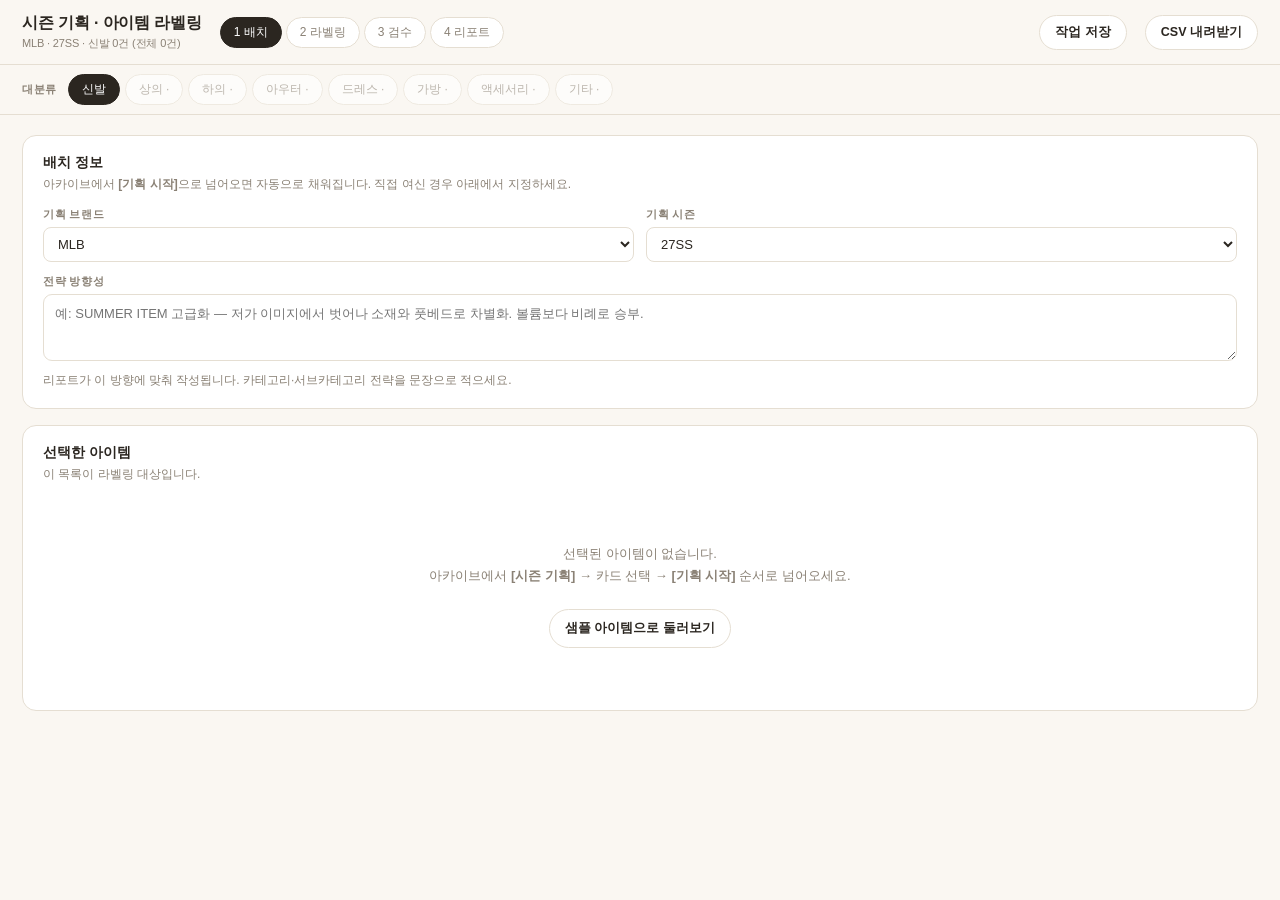
<file: planning.html>
<!DOCTYPE html><html lang="ko"><head><meta charset="utf-8">
<meta name="viewport" content="width=device-width,initial-scale=1">
<title>시즌 기획 · 아이템 라벨링</title>
<style>
:root{--bg:#faf7f2;--card:#fff;--line:#e5ded2;--ink:#2b2620;--sub:#8a8175;
 --accent:#b6483f;--gold:#a8894f;--ok:#4f7a52;--warn:#b8860b}
*{box-sizing:border-box}
body{margin:0;background:var(--bg);color:var(--ink);font-size:14px;
 font-family:-apple-system,BlinkMacSystemFont,'Apple SD Gothic Neo','Malgun Gothic','맑은 고딕',sans-serif}
header{position:sticky;top:0;z-index:20;background:rgba(250,247,242,.97);backdrop-filter:blur(8px);
 border-bottom:1px solid var(--line);padding:13px 22px;display:flex;align-items:center;gap:18px;flex-wrap:wrap}
h1{margin:0;font-size:16px;letter-spacing:-.01em}
h1 small{display:block;font-size:11px;color:var(--sub);font-weight:400;margin-top:2px}
.steps{display:flex;gap:4px}
.step{font-size:12px;padding:6px 13px;border-radius:999px;border:1px solid var(--line);
 background:#fff;color:var(--sub);cursor:pointer}
.step.on{background:var(--ink);color:#fff;border-color:var(--ink)}
.step.done{border-color:var(--ok);color:var(--ok)}
.spacer{flex:1}
.btn{font:inherit;font-size:12.5px;font-weight:600;padding:8px 15px;border-radius:999px;
 border:1px solid var(--line);background:#fff;cursor:pointer;color:var(--ink)}
.btn:hover{background:#f5f1ea}
.btn.primary{background:var(--accent);color:#fff;border-color:var(--accent)}
.btn.primary:hover{filter:brightness(.94)}
.btn:disabled{opacity:.4;cursor:not-allowed}
.btn:focus-visible{outline:2px solid var(--accent);outline-offset:2px}
main{padding:20px 22px 60px;max-width:1500px}
section{display:none}section.on{display:block}
.panel{background:var(--card);border:1px solid var(--line);border-radius:14px;padding:18px 20px;margin-bottom:16px}
.panel h2{margin:0 0 3px;font-size:14px}
.panel p.hint{margin:0 0 14px;font-size:12px;color:var(--sub);line-height:1.6}
.row{display:flex;gap:12px;flex-wrap:wrap}
.f{flex:1;min-width:170px}
.f label{display:block;font-size:10.5px;font-weight:700;letter-spacing:.05em;
 text-transform:uppercase;color:var(--sub);margin-bottom:5px}
.f select,.f input{width:100%;font:inherit;font-size:13px;padding:8px 10px;
 border:1px solid var(--line);border-radius:8px;background:#fff;color:var(--ink)}
.grid{display:grid;grid-template-columns:repeat(auto-fill,minmax(178px,1fr));gap:12px}
.it{background:#fff;border:1px solid var(--line);border-radius:12px;overflow:hidden;position:relative}
.it .ph{aspect-ratio:1;background:#f2ece3;display:flex;align-items:center;justify-content:center}
.it .ph img{width:100%;height:100%;object-fit:contain}
.it .mt{padding:9px 11px 11px}
.it .b{font-size:10px;color:var(--sub);letter-spacing:.03em}
.it .n{font-size:12px;font-weight:600;margin:3px 0 5px;line-height:1.3}
.badge{position:absolute;top:8px;right:8px;font-size:9.5px;padding:3px 8px;border-radius:999px;
 background:rgba(255,255,255,.95);border:1px solid var(--line);color:var(--sub)}
.badge.ok{background:#eaf3ea;border-color:#c9e0cb;color:var(--ok);font-weight:700}
.badge.rev{background:#fdf6e3;border-color:#eadfc0;color:var(--warn);font-weight:700}
.badge.err{background:#fbeae8;border-color:#eecac5;color:var(--accent);font-weight:700}
.bar{height:5px;border-radius:999px;background:#ece5d7;overflow:hidden;margin:10px 0}
.bar i{display:block;height:100%;background:var(--accent);border-radius:999px;transition:width .2s}
.log{font-family:ui-monospace,Menlo,monospace;font-size:11px;line-height:1.7;color:var(--sub);
 background:#faf7f2;border:1px solid var(--line);border-radius:9px;padding:10px 12px;
 max-height:190px;overflow:auto;white-space:pre-wrap}
table.rv{width:100%;border-collapse:collapse;font-size:12px}
table.rv th{text-align:left;font-size:10px;letter-spacing:.05em;text-transform:uppercase;
 color:var(--sub);padding:7px 8px;border-bottom:1px solid var(--line)}
table.rv td{padding:8px;border-bottom:1px solid #f1ece4;vertical-align:top}
table.rv img{width:52px;height:52px;object-fit:contain;background:#f2ece3;border-radius:6px}
table.rv select{font:inherit;font-size:11.5px;padding:4px 6px;border:1px solid var(--line);
 border-radius:6px;background:#fff;max-width:150px}
.axes{display:grid;grid-template-columns:repeat(auto-fill,minmax(148px,1fr));gap:6px}
.axes .ax{font-size:10.5px}
.axes .ax label{display:block;color:var(--sub);margin-bottom:2px;font-size:9.5px}
.axes .ax select{width:100%;font-size:10.5px;padding:3px 5px}
.dist{display:grid;grid-template-columns:repeat(auto-fill,minmax(230px,1fr));gap:14px}
.dist .box{border:1px solid var(--line);border-radius:11px;padding:13px 15px;background:#fff}
.dist h4{margin:0 0 9px;font-size:12px}
.dist .r{display:flex;align-items:center;gap:8px;font-size:11.5px;margin-bottom:5px}
.dist .r span:first-child{min-width:112px;color:var(--sub)}
.dist .r .b2{flex:1;height:5px;background:#ece5d7;border-radius:999px;overflow:hidden}
.dist .r .b2 i{display:block;height:100%;background:var(--gold);border-radius:999px}
.dist .r b{min-width:28px;text-align:right}
.empty{text-align:center;padding:44px 20px;color:var(--sub);font-size:13px;line-height:1.7}
.note{font-size:11.5px;color:var(--warn);background:#fdf9ee;border:1px solid #eadfc0;
 border-radius:8px;padding:9px 11px;margin-top:10px;line-height:1.6}
@media(prefers-reduced-motion:reduce){*{transition:none!important}}
</style></head><body>
<header>
  <h1>시즌 기획 · 아이템 라벨링<small id="hsub">아카이브에서 고른 아이템을 분석합니다</small></h1>
  <div class="steps" id="steps">
    <span class="step on" data-s="0">1 배치</span>
    <span class="step" data-s="1">2 라벨링</span>
    <span class="step" data-s="2">3 검수</span>
    <span class="step" data-s="3">4 리포트</span>
  </div>
  <span class="spacer"></span>
  <button class="btn" id="btnSave">작업 저장</button>
  <button class="btn" id="btnExp">CSV 내려받기</button>
</header>
<div id="catbar" style="position:sticky;top:56px;z-index:19;background:rgba(250,247,242,.97);
  backdrop-filter:blur(8px);border-bottom:1px solid var(--line);padding:9px 22px;
  display:flex;gap:5px;align-items:center;flex-wrap:wrap">
  <span style="font-size:10.5px;font-weight:700;letter-spacing:.05em;text-transform:uppercase;
    color:var(--sub);margin-right:6px">대분류</span>
  <span id="catTabs" style="display:flex;gap:5px;flex-wrap:wrap"></span>
</div>
<main>

<!-- 1 배치 -->
<section class="on" id="s0">
  <div class="panel">
    <h2>배치 정보</h2>
    <p class="hint">아카이브에서 <b>[기획 시작]</b>으로 넘어오면 자동으로 채워집니다. 직접 여신 경우 아래에서 지정하세요.</p>
    <div class="row">
      <div class="f"><label>기획 브랜드</label><select id="fBrand">
        <option>MLB</option><option>Discovery</option><option>Sergio Tacchini</option><option>Duvetica</option>
      </select></div>
      <div class="f"><label>기획 시즌</label><select id="fSeason">
        <option>27SS</option><option>27FW</option><option>28SS</option><option>28FW</option>
      </select></div>
    </div>
    <div style="margin-top:13px">
      <label style="display:block;font-size:10.5px;font-weight:700;letter-spacing:.05em;
        text-transform:uppercase;color:var(--sub);margin-bottom:5px">전략 방향성</label>
      <textarea id="fPurpose" rows="3" style="width:100%;font:inherit;font-size:13px;padding:10px 11px;
        border:1px solid var(--line);border-radius:9px;background:#fff;color:var(--ink);resize:vertical"
        placeholder="예: SUMMER ITEM 고급화 — 저가 이미지에서 벗어나 소재와 풋베드로 차별화. 볼륨보다 비례로 승부."></textarea>
      <p class="hint" style="margin:7px 0 0">리포트가 이 방향에 맞춰 작성됩니다. 카테고리·서브카테고리 전략을 문장으로 적으세요.</p>
    </div>
  </div>
  <div class="panel">
    <h2>선택한 아이템 <span id="cnt0" style="color:var(--sub);font-weight:400"></span></h2>
    <p class="hint">이 목록이 라벨링 대상입니다.</p>
    <div class="note" id="catNotice" style="display:none;margin:0 0 13px"></div>
    <div class="grid" id="itemGrid"></div>
    <div class="empty" id="emptyBatch" style="display:none">
      선택된 아이템이 없습니다.<br>아카이브에서 <b>[시즌 기획]</b> → 카드 선택 → <b>[기획 시작]</b> 순서로 넘어오세요.<br><br>
      <button class="btn" id="btnDemo">샘플 아이템으로 둘러보기</button>
    </div>
  </div>
</section>

<!-- 2 라벨링 -->
<section id="s1">
  <div class="panel">
    <h2>AI 라벨링</h2>
    <p class="hint">사진과 상품 정보를 함께 넘겨 라인 · 라이프스타일 · 디자인 39개 축을 판독합니다.
      여러 각도가 있으면 함께 올려 정확도를 높입니다.</p>
    <div class="row">
      <div class="f" style="flex:2"><label>OpenAI API 키</label>
        <input id="fKey" type="password" autocomplete="off" placeholder="sk-..."></div>
      <div class="f"><label>모델</label><input id="fModel" value="gpt-4.1"></div>
      <div class="f"><label>동시 처리</label><select id="fConc">
        <option>1</option><option selected>3</option><option>5</option></select></div>
      <div class="f"><label>대상</label><select id="fScope">
        <option value="new">라벨 없는 건만</option><option value="all">전체 다시</option>
      </select></div>
    </div>
    <div class="note">키는 브라우저에만 있고 어디에도 저장되지 않습니다. 300건 이상은 GitHub Actions 배치로 돌리는 편이 안전합니다.</div>
    <div class="row" style="margin-top:13px">
      <button class="btn primary" id="btnRun">라벨링 실행</button>
      <button class="btn" id="btnMock">키 없이 시험 실행</button>
      <button class="btn" id="btnStop" disabled>중지</button>
    </div>
    <div class="bar"><i id="prog" style="width:0%"></i></div>
    <div class="log" id="log">대기 중</div>
  </div>
</section>

<!-- 3 검수 -->
<section id="s2">
  <div class="panel">
    <h2>1차 검수 <span id="cnt2" style="color:var(--sub);font-weight:400"></span></h2>
    <p class="hint">자동 확정 기준은 <b>라인 신뢰도 75 이상</b>, <b>라이프스타일 1·2위 격차 10 이상</b>입니다.
      미달이면 검수 대상으로 올라옵니다. 값을 고치면 확정으로 바뀝니다.</p>
    <div class="row" style="margin-bottom:12px">
      <button class="btn" id="fltAll">전체</button>
      <button class="btn primary" id="fltRev">검수 필요만</button>
    </div>
    <div id="reviewWrap"></div>
  </div>
</section>

<!-- 4 리포트 -->
<section id="s3">
  <div class="panel">
    <h2>전략 방향성</h2>
    <p class="hint">이 문장에 맞춰 리포트를 작성합니다. 여기서 바로 고칠 수 있습니다.</p>
    <textarea id="repStrategy" rows="3" style="width:100%;font:inherit;font-size:13px;padding:10px 11px;
      border:1px solid var(--line);border-radius:9px;background:#fff;color:var(--ink);resize:vertical"></textarea>
    <div class="row" style="margin-top:11px">
      <button class="btn primary" id="btnRep">전략 리포트 생성</button>
      <button class="btn" id="btnRepMock">키 없이 시험</button>
      <span style="flex:1"></span>
      <button class="btn" id="btnRepCopy">리포트 복사</button>
    </div>
    <div class="log" id="repLog" style="margin-top:11px;max-height:80px">대기 중</div>
  </div>
  <div class="panel" id="repOut" style="display:none">
    <h2 id="repTitle">전략 리포트</h2>
    <p class="hint" id="repSub"></p>
    <div id="repBody"></div>
  </div>
  <div class="panel">
    <h2>근거 · 셀렉 분포</h2>
    <p class="hint">리포트가 참조한 라벨 집계입니다.</p>
    <div class="dist" id="repDist"></div>
    <div id="repFind" style="font-size:13px;line-height:1.85;margin-top:14px"></div>
  </div>
</section>

</main>
<script>
const CFG = {"axes": {"A. 전체 실루엣": {"PROFILE": ["ULTRA_LOW", "LOW", "STANDARD", "VOLUME", "CHUNKY"], "LAST_SHAPE": ["SLIM", "REGULAR", "WIDE", "SCULPTED"], "VISUAL_WEIGHT": ["LIGHT", "BALANCED", "HEAVY"], "STYLE_STRUCTURE": ["FLAT", "RUNNER", "COURT", "TRAIL", "HYBRID"], "FOOT_EXPOSURE": ["HIGH", "MEDIUM", "LOW"]}, "B. 앞코": {"TOE_SHAPE": ["ROUND", "ALMOND", "SOFT_SQUARE", "SQUARE", "POINTED"], "TOE_WIDTH": ["NARROW", "REGULAR", "WIDE"], "TOE_VOLUME": ["FLAT", "MODERATE", "BULBOUS"], "TOE_TAPER": ["NONE", "SOFT", "STRONG"], "TOE_SPRING": ["LOW", "MEDIUM", "HIGH"], "TOE_DETAIL": ["PLAIN", "CAP_TOE", "T_TOE", "BUMPER", "PROTECTED"]}, "C. 발등·뱀프": {"VAMP_COVERAGE": ["LOW", "MID", "HIGH", "FULL"], "VAMP_LINE": ["STRAIGHT", "CURVED", "V_CUT", "U_CUT", "ASYMMETRIC"], "INSTEP_EXPOSURE": ["HIGH", "MID", "LOW"], "TOPLINE_SHAPE": ["ROUND", "SQUARE", "V", "IRREGULAR"], "STRAP_PRESENT": ["TRUE", "FALSE"], "STRAP_TYPE": ["NONE", "MARY_JANE", "T_STRAP", "CROSS", "DOUBLE", "ELASTIC"]}, "D. UPPER 소재": {"UPPER_PRIMARY_MATERIAL": ["SMOOTH_LEATHER_LIKE", "GRAINED_LEATHER_LIKE", "NAPPA_LIKE", "SUEDE_LIKE", "NUBUCK_LIKE", "SATIN_LIKE", "MESH", "ENGINEERED_KNIT", "CANVAS", "RIPSTOP", "COATED_TEXTILE", "PATENT_LIKE", "HAIRY_TEXTURE", "WOVEN", "TRANSPARENT", "METALLIC_FINISH"], "UPPER_SECONDARY_MATERIAL": ["NONE", "SMOOTH_LEATHER_LIKE", "GRAINED_LEATHER_LIKE", "SUEDE_LIKE", "SATIN_LIKE", "MESH", "ENGINEERED_KNIT", "CANVAS", "WOVEN", "TRANSPARENT", "METALLIC_FINISH"], "MATERIAL_LOCATION": ["ALL_OVER", "TOE", "QUARTER_PANEL", "VAMP", "COLLAR", "HEEL", "STRAP"], "MATERIAL_FINISH": ["MATTE", "SOFT_SHEEN", "GLOSSY", "TEXTURED", "BRUSHED"], "MATERIAL_CONFIDENCE": ["HIGH", "MEDIUM", "LOW"]}, "E. 솔 구조": {"SOLE_CONSTRUCTION": ["CUPSOLE", "VULCANIZED", "WAFER", "WEDGE", "PLATFORM", "SEGMENTED", "SCULPTED"], "SOLE_HEIGHT": ["ULTRA_THIN", "THIN", "MEDIUM", "THICK", "EXTRA_THICK"], "FOREFOOT_HEIGHT": ["THIN", "MEDIUM", "THICK"], "HEEL_HEIGHT": ["FLAT", "LOW", "MID", "HIGH"], "HEEL_FOREFOOT_DIFF": ["FLAT", "SLIGHT", "STRONG"], "OUTSOLE_EDGE": ["STRAIGHT", "FLARED", "CURVED", "IRREGULAR"], "OUTSOLE_PATTERN": ["FLAT", "HERRINGBONE", "WAFFLE", "LUGGED", "DEEP_LUG"], "ROCKER": ["NONE", "MILD", "STRONG"]}, "F. 브랜딩·모티프": {"LOGO_TYPE": ["NONE", "WORDMARK", "MONOGRAM", "EMBLEM", "INITIAL"], "LOGO_SCALE": ["NONE", "MICRO", "SMALL", "MEDIUM", "LARGE", "OVERSIZED"], "LOGO_TREATMENT": ["NONE", "EMBOSSED", "DEBOSSED", "PRINTED", "EMBROIDERED", "METAL_HARDWARE", "RUBBER_PATCH", "PERFORATED", "WOVEN_JACQUARD", "INTERLACED"], "LOGO_PLACEMENT": ["NONE", "TOE", "VAMP", "QUARTER", "HEEL_TAB", "TONGUE", "OUTSOLE", "INSOLE", "STRAP"], "PATTERN_TYPE": ["NONE", "MONOGRAM_ALLOVER", "GEOMETRIC", "ANIMAL", "FLORAL", "STRIPE", "CHECK", "GRAPHIC"], "PATTERN_SCALE": ["NONE", "MICRO", "SMALL", "MEDIUM", "LARGE"], "PATTERN_COVERAGE": ["NONE", "ACCENT", "PARTIAL", "ALLOVER"], "DECORATION": ["NONE", "STUD", "BEAD", "CHARM", "BOW", "CRYSTAL", "FRINGE"]}}, "lifestyle": ["WELLNESS", "PREMIUM SPORTIVE", "FEMININE", "STREET"], "lifestyleKo": {"WELLNESS": "웰니스", "PREMIUM SPORTIVE": "프리미엄 스포티브", "FEMININE": "페미닌", "STREET": "스트리트"}, "lines": ["LINER", "RUNNER", "SNEAKERS", "CHUNKY", "OUTDOOR", "SUMMER ITEM", "WINTER ITEM", "NEW LINE"], "categories": [{"code": "shoe", "ko": "신발", "active": true, "note": "라인 8 · 서브 52 · 라이프스타일 4 · 디자인 축 38"}, {"code": "top", "ko": "상의", "active": false, "note": "브랜드별 라이프스타일 구조 준비 중"}, {"code": "bottom", "ko": "하의", "active": false, "note": "브랜드별 라이프스타일 구조 준비 중"}, {"code": "outerwear", "ko": "아우터", "active": false, "note": "브랜드별 라이프스타일 구조 준비 중"}, {"code": "dress", "ko": "드레스", "active": false, "note": "브랜드별 라이프스타일 구조 준비 중"}, {"code": "bag", "ko": "가방", "active": false, "note": "브랜드별 라이프스타일 구조 준비 중"}, {"code": "acc", "ko": "액세서리", "active": false, "note": "브랜드별 라이프스타일 구조 준비 중"}, {"code": "other", "ko": "기타", "active": false, "note": "라벨링 구조 없음"}]};
const TAX = {"lines": [{"line": "LINER", "def": "기본형·코트·덩크·스케이트·캔버스 계열"}, {"line": "RUNNER", "def": "러닝화 및 러닝 구조를 적용한 라이프스타일 슈즈"}, {"line": "SNEAKERS", "def": "낮고 슬림하며 발에 밀착되는 로우 프로파일 계열"}, {"line": "CHUNKY", "def": "높고 울퉁불퉁한 조형 솔이 디자인을 지배하는 패션 스니커즈"}, {"line": "OUTDOOR", "def": "아웃도어 디테일 또는 아웃도어 소재가 핵심인 유형"}, {"line": "SUMMER ITEM", "def": "샌들·슬리퍼·뮬 등 개방형 여름 아이템"}, {"line": "WINTER ITEM", "def": "어그·털·패딩·보온 부츠와 겨울 시즌 신발"}, {"line": "NEW LINE", "def": "일반 메리제인 구두 및 시즌물이 아닌 새로운 구조적 신발 유형"}], "subs": [{"code": "LINER_BASIC_MINIMAL", "line": "LINER", "ko": "베이직·미니멀"}, {"code": "LINER_COURT_TENNIS", "line": "LINER", "ko": "코트·테니스"}, {"code": "LINER_DUNK_BASKET", "line": "LINER", "ko": "덩크·바스켓 헤리티지"}, {"code": "LINER_SKATE", "line": "LINER", "ko": "스케이트"}, {"code": "LINER_CANVAS_VULCANIZED", "line": "LINER", "ko": "캔버스·벌커나이즈드"}, {"code": "LINER_CLASSIC_SLIPON", "line": "LINER", "ko": "클래식 슬립온"}, {"code": "LINER_PLATFORM", "line": "LINER", "ko": "플랫폼 라이너"}, {"code": "RUNNER_RETRO", "line": "RUNNER", "ko": "레트로 러너"}, {"code": "RUNNER_Y2K_TECH", "line": "RUNNER", "ko": "Y2K 테크 러너"}, {"code": "RUNNER_MODERN_PERFORMANCE", "line": "RUNNER", "ko": "모던 퍼포먼스"}, {"code": "RUNNER_MAX_CUSHION", "line": "RUNNER", "ko": "맥스 쿠션"}, {"code": "RUNNER_TECH_LIFESTYLE", "line": "RUNNER", "ko": "테크 라이프스타일 러너"}, {"code": "RUNNER_FASHION", "line": "RUNNER", "ko": "패션 러너"}, {"code": "SNEAKERS_TERRACE", "line": "SNEAKERS", "ko": "테라스"}, {"code": "SNEAKERS_RACING_DRIVING", "line": "SNEAKERS", "ko": "레이싱·드라이빙"}, {"code": "SNEAKERS_SLIM_RETRO", "line": "SNEAKERS", "ko": "슬림 레트로 트레이너"}, {"code": "SNEAKERS_MARTIAL_ARTS", "line": "SNEAKERS", "ko": "무술·복싱형"}, {"code": "SNEAKERS_BALLET", "line": "SNEAKERS", "ko": "발레"}, {"code": "SNEAKERS_MARYJANE", "line": "SNEAKERS", "ko": "스니커즈형 메리제인"}, {"code": "CHUNKY_DAD_SHOE", "line": "CHUNKY", "ko": "대디슈즈"}, {"code": "CHUNKY_SCULPTURAL", "line": "CHUNKY", "ko": "조형적 청키"}, {"code": "CHUNKY_SCULPTURAL_RUNNER", "line": "CHUNKY", "ko": "조형적 러너"}, {"code": "CHUNKY_BULKY_SKATE", "line": "CHUNKY", "ko": "벌키 스케이트"}, {"code": "CHUNKY_PUFFY_VOLUME", "line": "CHUNKY", "ko": "퍼피 볼륨"}, {"code": "CHUNKY_VOLUME_PLATFORM", "line": "CHUNKY", "ko": "볼륨 플랫폼"}, {"code": "OUTDOOR_HIKING", "line": "OUTDOOR", "ko": "하이킹"}, {"code": "OUTDOOR_TREKKING_APPROACH", "line": "OUTDOOR", "ko": "트레킹·어프로치"}, {"code": "OUTDOOR_TRAIL_RUNNER", "line": "OUTDOOR", "ko": "트레일 러너"}, {"code": "OUTDOOR_GORPCORE", "line": "OUTDOOR", "ko": "고프코어 라이프스타일"}, {"code": "OUTDOOR_TACTICAL_UTILITY", "line": "OUTDOOR", "ko": "전술·유틸리티"}, {"code": "OUTDOOR_WEATHER_RAIN", "line": "OUTDOOR", "ko": "웨더·레인"}, {"code": "SUMMER_FLIP_FLOP", "line": "SUMMER ITEM", "ko": "쪼리·플립플랍"}, {"code": "SUMMER_SLIDE", "line": "SUMMER ITEM", "ko": "슬라이드"}, {"code": "SUMMER_SPORT_CASUAL_SANDAL", "line": "SUMMER ITEM", "ko": "스포츠·캐주얼 샌들"}, {"code": "SUMMER_OUTDOOR_SANDAL", "line": "SUMMER ITEM", "ko": "아웃도어 샌들"}, {"code": "SUMMER_STRAP_SLINGBACK", "line": "SUMMER ITEM", "ko": "스트랩·슬링백 샌들"}, {"code": "SUMMER_MULE_BLOAFER", "line": "SUMMER ITEM", "ko": "뮬·블로퍼"}, {"code": "SUMMER_CLOG", "line": "SUMMER ITEM", "ko": "클로그"}, {"code": "SUMMER_WATER_AQUA", "line": "SUMMER ITEM", "ko": "워터·아쿠아"}, {"code": "SUMMER_INDOOR_SLIPPER", "line": "SUMMER ITEM", "ko": "실내 슬리퍼"}, {"code": "WINTER_SHEARLING_UGG", "line": "WINTER ITEM", "ko": "쉐어링·어그"}, {"code": "WINTER_PUFFER_BOOT", "line": "WINTER ITEM", "ko": "패딩 부츠"}, {"code": "WINTER_FUR_BOOT", "line": "WINTER ITEM", "ko": "퍼 부츠"}, {"code": "WINTER_SNEAKER_BOOT", "line": "WINTER ITEM", "ko": "윈터 스니커 부츠"}, {"code": "WINTER_PADDED_FUR_SLIPPER", "line": "WINTER ITEM", "ko": "패딩·퍼 슬리퍼"}, {"code": "WINTER_FASHION_BOOT", "line": "WINTER ITEM", "ko": "패션 부츠"}, {"code": "NEW_SNOAFER", "line": "NEW LINE", "ko": "스노퍼"}, {"code": "NEW_MARYJANE_DRESS", "line": "NEW LINE", "ko": "일반 메리제인 구두"}, {"code": "NEW_DRESS_SNEAKER", "line": "NEW LINE", "ko": "드레스 스니커"}, {"code": "NEW_MODULAR_CONVERTIBLE", "line": "NEW LINE", "ko": "모듈형·변환형"}, {"code": "NEW_NONSEASON_HYBRID", "line": "NEW LINE", "ko": "비시즌 하이브리드"}, {"code": "NEW_EMERGING_ARCHETYPE", "line": "NEW LINE", "ko": "신규 원형"}], "rules": [{"o": 1, "r": "무신사 대분류와 상품유형은 수정하지 않고 source_category/source_product_type에 저장"}, {"o": 2, "r": "퍼·쉐어링·패딩·퀼팅·보온이 핵심이면 WINTER ITEM"}, {"o": 3, "r": "샌들·슬리퍼·뮬·클로그·오픈 포맷이면 SUMMER ITEM"}, {"o": 4, "r": "폐쇄형 신발에서 러그·방수·립스탑·퀵레이스·토 보호·웨빙 중 2개 이상"}, {"o": 5, "r": "일반 메리제인 구두 또는 비시즌에 서로 다른 신발 원형이 구조적으로 결합된 유형"}, {"o": 6, "r": "sole_height_level 4 이상, sole_sculpture_level 3 이상, sole_dominance=true를 모두 충족"}, {"o": 7, "r": "메시·폼·힐 지지·토 스프링·드롭·분절 솔 중 3개 이상"}, {"o": 8, "r": "테라스·레이싱·무술·발레 원형 + 낮은 토·얇은 솔·발 밀착"}, {"o": 9, "r": "기본·코트·덩크·스케이트·캔버스 원형과 컵솔·벌커나이즈드 구조"}, {"o": 10, "r": "최고 점수 80 미만, 1·2위 차이 12 미만, 필수 구조 증거 부족 시 REVIEW_REQUIRED"}], "hard": [{"k": "liner_platform", "r": "LINER 원형과 직선·연속 솔 측벽이 유지되면 굽이 높아도 LINER"}, {"k": "liner_skate_archetype", "r": "스케이트 원형은 어퍼가 넓거나 패딩감이 있고 솔이 높아도 솔 측벽이 평평하고 연속적이면 LINER"}, {"k": "chunky_sculptural_gate", "r": "CHUNKY는 sole_height_level>=4 AND sole_sculpture_level>=3 AND sole_dominance=true를 모두 충족해야 함"}, {"k": "runner_chunky_boundary", "r": "러너 원형이라도 높은 솔의 강한 파동·요철·분절이 외곽선을 지배하면 CHUNKY. 솔 높이가 기준 미만이면 요철이 있어도 RUNNER 유지"}, {"k": "outdoor_sandal", "r": "아웃도어 샌들은 SUMMER ITEM, outdoor_attribute=true"}, {"k": "sneaker_mule", "r": "스니커즈 뮬은 SUMMER ITEM"}, {"k": "padded_fur_slipper", "r": "패딩/퍼 슬리퍼는 WINTER ITEM"}, {"k": "mary_jane", "r": "스니커즈형 메리제인은 SNEAKERS, 일반 메리제인 구두는 NEW LINE"}, {"k": "new_line_gate", "r": "일반 메리제인 구두는 NEW LINE. 그 외에는 비시즌 구조 혁신 증거가 있을 때만 NEW LINE"}]};
const KEY = 'ffra.planning.v2';
const CAT = {}; CFG.categories.forEach(c=>CAT[c.code]=c);
function blank(){ return {strategy:'', items:[], labels:{}, report:null, lastAdded:[], mergeMsg:''}; }
let S = { brand:'MLB', season:'27SS', active:'shoe', cats:{}, revFilter:'rev' };
CFG.categories.forEach(c=> S.cats[c.code] = blank());
let stop = false;
/* 현재 대분류 배치 */
const B = () => S.cats[S.active] || (S.cats[S.active] = blank());
const isActiveCat = () => !!(CAT[S.active] && CAT[S.active].active);

/* ---------------------------------------------------------- 저장 */
function save(){ try{ localStorage.setItem(KEY, JSON.stringify(S)); }catch(e){} }
function load(){
  try{
    const raw = localStorage.getItem(KEY);
    if(raw){ const p = JSON.parse(raw); S = Object.assign(S, p);
      CFG.categories.forEach(c=>{ if(!S.cats[c.code]) S.cats[c.code] = blank(); }); }
    const hand = sessionStorage.getItem('ffra.batch');
    if(!hand) return;
    const b = JSON.parse(hand);
    sessionStorage.removeItem('ffra.batch');

    // 시즌·브랜드가 바뀌면 전체를 새로 시작할지 묻는다
    const anyItems = Object.values(S.cats).some(c=>c.items.length);
    if(anyItems && (S.brand !== b.brand || S.season !== b.season)){
      if(!confirm(`기존 기획(${S.brand} ${S.season})과 다른 시즌입니다.\n` +
                  `${b.brand} ${b.season} 로 새로 시작할까요? 기존 라벨은 지워집니다.`)) return;
      CFG.categories.forEach(c=> S.cats[c.code] = blank());
    }
    S.brand = b.brand || S.brand; S.season = b.season || S.season;

    // 대분류별로 갈라 담는다
    const grouped = {};
    (b.items||[]).forEach(it=>{
      const c = (it.cat && CAT[it.cat]) ? it.cat : 'other';
      (grouped[c] = grouped[c] || []).push(it);
    });
    Object.entries(grouped).forEach(([c, list])=>{
      const bt = S.cats[c] || (S.cats[c] = blank());
      const have = new Set(bt.items.map(x=>x.key));
      const add = list.filter(x=>!have.has(x.key));
      bt.items = bt.items.concat(add);
      bt.lastAdded = add.map(x=>x.key);
      bt.mergeMsg = `${add.length}건 추가` +
        (list.length-add.length ? ` · 중복 ${list.length-add.length}건 제외` : '') +
        ` · 총 ${bt.items.length}건`;
      if(b.purpose && !bt.strategy) bt.strategy = b.purpose;
    });
    // 이번에 들어온 것 중 건수가 가장 많은 대분류로 이동
    const top = Object.entries(grouped).sort((a,b2)=>b2[1].length-a[1].length)[0];
    if(top) S.active = top[0];
    save();
  }catch(e){}
}

/* ---------------------------------------------------------- 화면 */
function go(n){
  document.querySelectorAll('section').forEach((s,i)=>s.classList.toggle('on', i===n));
  document.querySelectorAll('.step').forEach((s,i)=>s.classList.toggle('on', i===n));
  if(n===2) renderReview();
  if(n===3){
    const ta = document.getElementById('repStrategy');
    ta.value = (B().report && B().report.strategy) || B().strategy || '';
    renderReport(); paintReport();
  }
}
document.getElementById('steps').onclick = e => {
  if(e.target.classList.contains('step')) go(+e.target.dataset.s);
};

function renderCatTabs(){
  document.getElementById('catTabs').innerHTML = CFG.categories.map(c=>{
    const bt = S.cats[c.code] || blank();
    const n = bt.items.length;
    const lab = n ? `${c.ko} <b>${n}</b>` : c.ko;
    const dim = c.active ? '' : ';opacity:.55';
    return `<span class="step${c.code===S.active?' on':''}" data-c="${c.code}"
      title="${c.active?c.note:'라벨링 구조 준비 중'}"
      style="${dim}">${lab}${c.active?'':' ·'}</span>`;
  }).join('');
}
document.getElementById('catTabs').onclick = e=>{
  const t = e.target.closest('[data-c]'); if(!t) return;
  S.active = t.dataset.c; save(); renderAll(); go(0);
};
function renderAll(){ renderCatTabs(); renderBatch(); }

function renderBatch(){
  const bt = B();
  document.getElementById('fBrand').value = S.brand;
  document.getElementById('fSeason').value = S.season;
  document.getElementById('fPurpose').value = bt.strategy || '';
  const added = new Set(bt.lastAdded||[]);
  document.getElementById('cnt0').innerHTML = bt.items.length
    ? `${bt.items.length}건` + (bt.mergeMsg?` <span style="font-size:11px;color:var(--ok)">· ${bt.mergeMsg}</span>`:'')
    : '';
  document.getElementById('emptyBatch').style.display = bt.items.length ? 'none' : 'block';
  const inactive = !isActiveCat();
  document.getElementById('catNotice').style.display = inactive && bt.items.length ? 'block' : 'none';
  if(inactive) document.getElementById('catNotice').textContent =
    `${CAT[S.active].ko}는 아직 라벨링 구조가 없습니다. 셀렉은 계속 쌓이고, 구조가 들어오면 그대로 분석됩니다.`;
  document.getElementById('itemGrid').innerHTML = bt.items.map(it=>{
    const L = bt.labels[it.key];
    const st = !L ? '' : (L.error ? 'err' : (L.review ? 'rev' : 'ok'));
    const txt = !L ? '' : (L.error ? '실패' : (L.review ? '검수' : '확정'));
    return `<div class="it">${txt?`<span class="badge ${st}">${txt}</span>`:''}
      ${added.has(it.key)&&!L?'<span class="badge" style="left:8px;right:auto;background:#eef4ef;border-color:#c9e0cb;color:var(--ok);font-weight:700">신규</span>':''}
      <div class="ph"><img src="${it.img}" loading="lazy" alt=""
        onerror="this.style.visibility='hidden'"></div>
      <div class="mt"><div class="b">${it.brand||''}</div><div class="n">${it.name||''}</div>
      ${L&&!L.error?`<div class="b">${L.line} · ${CFG.lifestyleKo[L.dna]||L.dna}</div>`:''}</div></div>`;
  }).join('');
  const tot = Object.values(S.cats).reduce((a,c)=>a+c.items.length,0);
  document.getElementById('hsub').textContent =
    `${S.brand} · ${S.season} · ${CAT[S.active].ko} ${bt.items.length}건 (전체 ${tot}건)`;
  document.querySelectorAll('.step[data-s="1"],.step[data-s="2"],.step[data-s="3"]')
    .forEach(el=> el.style.opacity = isActiveCat() ? '' : '.45');
}
document.getElementById('fBrand').addEventListener('change', e=>{ S.brand=e.target.value; save(); renderAll(); });
document.getElementById('fSeason').addEventListener('change', e=>{ S.season=e.target.value; save(); renderAll(); });
document.getElementById('fPurpose').addEventListener('change', e=>{ B().strategy=e.target.value; save(); });

/* ---------------------------------------------------------- 프롬프트 */
function axesSpec(){
  let out = '';
  for(const [g, fields] of Object.entries(CFG.axes)){
    out += `\n[${g}]\n`;
    for(const [f, vals] of Object.entries(fields)) out += `  ${f}: ${vals.join(' | ')}\n`;
  }
  return out;
}
function sysPrompt(){
  return `너는 MLB 신발 기획을 돕는 상품 분석가다. 사진과 상품 정보를 보고 아래 기준으로만 판정한다.

[라인 8종]
${TAX.lines.map(l=>`- ${l.line}: ${l.def}`).join('\n')}

[서브카테고리 52종]
${TAX.subs.map(s=>`${s.code}(${s.line}/${s.ko})`).join(', ')}

[우선순위 규칙 — 위에서부터 적용]
${TAX.rules.map(r=>`${r.o}. ${r.r}`).join('\n')}

[하드 오버라이드]
${TAX.hard.map(h=>`- ${h.k}: ${h.r}`).join('\n')}

[라이프스타일 4종] ${CFG.lifestyle.join(' | ')}

[디자인 축 — 반드시 허용값 중에서만 고른다]${axesSpec()}

판정 원칙
- 실제 mm 를 추측하지 않는다. 시각 등급만 사용한다.
- LOW_PROFILE 은 (낮은 미드솔 / 좁거나 길게 정리된 라스트 / 낮은 토 스프링 / 컴팩트한 힐 / 과도한 러그·플레어 없음) 다섯 중 셋 이상일 때만 인정한다.
- 소재는 상품 메타데이터가 없으면 천연·합성을 확정하지 않고 MATERIAL_CONFIDENCE 를 낮춘다.
- 확신이 없으면 값을 지어내지 말고 confidence 를 낮춘다.
JSON 만 출력한다.`;
}
function userContent(it){
  const imgs = (it.imgs && it.imgs.length ? it.imgs : [it.img]).slice(0,3);
  const parts = [{type:'text', text:
    `브랜드: ${it.brand||'-'}\n제품명: ${it.name||'-'}\n성별: ${it.gender||'-'}\n` +
    `소재(시트): ${it.material||'-'}\n컬러(시트): ${it.color||'-'}\n` +
    `\n아래 형식의 JSON 만 출력:\n` +
    `{"line":"라인","subcategory":"코드","line_confidence":0-100,` +
    `"dna":"라이프스타일","dna_scores":{"WELLNESS":0-100,"PREMIUM SPORTIVE":0-100,"FEMININE":0-100,"STREET":0-100},` +
    `"axes":{축이름:값,...},"season_fit":{"SS":0-5,"FW":0-5},"rationale":"한 줄 근거"}`}];
  imgs.forEach(u=> parts.push({type:'image_url', image_url:{url:u, detail:'high'}}));
  return parts;
}

/* ---------------------------------------------------------- 라벨링 */
const logEl = document.getElementById('log');
function log(m){ logEl.textContent = (new Date().toTimeString().slice(0,8)+'  '+m+'\n') + logEl.textContent; }
function setProg(p){ document.getElementById('prog').style.width = p+'%'; }

function mockLabel(it){
  const pick = a => a[Math.floor(Math.random()*a.length)];
  const axes = {};
  for(const fields of Object.values(CFG.axes))
    for(const [f, vals] of Object.entries(fields)) axes[f] = pick(vals);
  const sc = {}; CFG.lifestyle.forEach(d=> sc[d] = Math.round(35+Math.random()*45));
  const top = Object.entries(sc).sort((a,b)=>b[1]-a[1]);
  return { line: pick(CFG.lines), subcategory: pick(TAX.subs).code,
    line_confidence: Math.round(60+Math.random()*40), dna: top[0][0], dna_scores: sc,
    axes, season_fit:{SS:Math.round(Math.random()*5), FW:Math.round(Math.random()*5)},
    rationale:'시험 실행으로 생성된 값입니다' };
}
function finalize(key, L){
  const bt = B();
  const sorted = Object.entries(L.dna_scores||{}).sort((a,b)=>b[1]-a[1]);
  L.gap = sorted.length>1 ? sorted[0][1]-sorted[1][1] : 99;
  L.review = !(L.line_confidence>=75 && L.gap>=10);
  bt.labels[key] = L;
}

async function callOne(it, key, model){
  const res = await fetch('https://api.openai.com/v1/chat/completions', {
    method:'POST',
    headers:{'Content-Type':'application/json','Authorization':'Bearer '+key},
    body: JSON.stringify({ model, max_tokens:1400, response_format:{type:'json_object'},
      messages:[{role:'system',content:sysPrompt()},{role:'user',content:userContent(it)}] })
  });
  if(!res.ok) throw new Error('HTTP '+res.status+' '+(await res.text()).slice(0,140));
  const d = await res.json();
  return JSON.parse(d.choices[0].message.content);
}

async function run(mock){
  const key = document.getElementById('fKey').value.trim();
  const model = document.getElementById('fModel').value.trim() || 'gpt-4.1';
  const conc = +document.getElementById('fConc').value;
  if(!mock && !key){ log('API 키를 입력하세요. 키 없이 흐름만 보시려면 [키 없이 시험 실행]을 누르세요.'); return; }
  if(!isActiveCat()){ log(`${CAT[S.active].ko}는 라벨링 구조가 없습니다. 신발부터 진행하세요.`); return; }
  if(!B().items.length){ log('대상 아이템이 없습니다.'); return; }

  stop = false;
  document.getElementById('btnRun').disabled = true;
  document.getElementById('btnMock').disabled = true;
  document.getElementById('btnStop').disabled = false;
  logEl.textContent = '';
  const scope = document.getElementById('fScope').value;
  const bt = B();
  const queue = scope === 'new' ? bt.items.filter(it=>!bt.labels[it.key]) : bt.items.slice();
  const total = queue.length;
  if(!total){
    log('라벨링할 대상이 없습니다. [전체 다시]를 고르면 재실행합니다.');
    document.getElementById('btnRun').disabled=false;
    document.getElementById('btnMock').disabled=false;
    document.getElementById('btnStop').disabled=true;
    return;
  }
  log(`${total}건 시작 · ${mock?'시험 모드':model}` +
      (scope==='new' && total<bt.items.length ? ` (이미 라벨된 ${bt.items.length-total}건 제외)` : ''));

  let done = 0, fail = 0;
  async function worker(){
    while(queue.length && !stop){
      const it = queue.shift();
      try{
        const L = mock ? (await new Promise(r=>setTimeout(()=>r(mockLabel(it)), 120)))
                       : await callOne(it, key, model);
        finalize(it.key, L);
        log(`${it.brand} ${it.name} → ${L.line} · ${L.dna}${L.review?' (검수)':''}`);
      }catch(e){
        bt.labels[it.key] = { error: String(e.message||e) }; fail++;
        log(`실패 · ${it.brand} ${it.name} · ${String(e.message||e).slice(0,90)}`);
      }
      done++; setProg(Math.round(done/total*100)); save(); renderAll();
    }
  }
  await Promise.all(Array.from({length:conc}, worker));
  log(`완료 · 성공 ${done-fail} · 실패 ${fail}` + (stop?' · 중지됨':''));
  document.getElementById('btnRun').disabled = false;
  document.getElementById('btnMock').disabled = false;
  document.getElementById('btnStop').disabled = true;
  document.querySelector('.step[data-s="1"]').classList.add('done');
}
document.getElementById('btnRun').onclick = ()=>run(false);
document.getElementById('btnMock').onclick = ()=>run(true);
document.getElementById('btnStop').onclick = ()=>{ stop = true; log('중지 요청'); };

/* ---------------------------------------------------------- 검수 */
function renderReview(){
  const bt = B();
  const rows = bt.items.filter(it=>{
    const L = bt.labels[it.key];
    if(!L) return false;
    return S.revFilter==='all' ? true : (L.review || L.error);
  });
  document.getElementById('cnt2').textContent =
    `검수 필요 ${bt.items.filter(i=>bt.labels[i.key]&&(bt.labels[i.key].review||bt.labels[i.key].error)).length}건` +
    ` / 라벨 ${Object.keys(bt.labels).length}건`;
  if(!rows.length){
    document.getElementById('reviewWrap').innerHTML =
      '<div class="empty">해당하는 항목이 없습니다. 먼저 라벨링을 실행하세요.</div>'; return;
  }
  const axFlat = [];
  for(const [g,f] of Object.entries(CFG.axes)) for(const [k,v] of Object.entries(f)) axFlat.push([k,v]);
  document.getElementById('reviewWrap').innerHTML =
    `<table class="rv"><thead><tr><th>사진</th><th>상품</th><th>라인</th><th>라이프스타일</th><th>디자인 축</th></tr></thead><tbody>` +
    rows.map(it=>{
      const L = bt.labels[it.key];
      if(L.error) return `<tr><td><img src="${it.img}" alt=""></td>
        <td><b>${it.brand}</b><br>${it.name}</td>
        <td colspan="3" style="color:var(--accent)">실패 · ${L.error}</td></tr>`;
      return `<tr data-k="${it.key}">
        <td><img src="${it.img}" alt="" onerror="this.style.visibility='hidden'"></td>
        <td><b>${it.brand}</b><br>${it.name}
          <div style="color:var(--sub);font-size:10.5px;margin-top:4px">${L.rationale||''}</div></td>
        <td><select data-f="line">${CFG.lines.map(l=>`<option${l===L.line?' selected':''}>${l}</option>`).join('')}</select>
          <div style="font-size:10px;color:var(--sub);margin-top:3px">신뢰도 ${L.line_confidence??'-'}</div></td>
        <td><select data-f="dna">${CFG.lifestyle.map(d=>`<option${d===L.dna?' selected':''}>${d}</option>`).join('')}</select>
          <div style="font-size:10px;color:var(--sub);margin-top:3px">격차 ${L.gap??'-'}</div></td>
        <td><div class="axes">${axFlat.map(([k,vals])=>`<div class="ax"><label>${k}</label>
          <select data-ax="${k}">${vals.map(v=>`<option${v===(L.axes||{})[k]?' selected':''}>${v}</option>`).join('')}</select>
          </div>`).join('')}</div></td></tr>`;
    }).join('') + '</tbody></table>';
}
document.getElementById('reviewWrap').addEventListener('change', e=>{
  const tr = e.target.closest('tr[data-k]'); if(!tr) return;
  const L = B().labels[tr.dataset.k];
  if(e.target.dataset.f==='line') L.line = e.target.value;
  else if(e.target.dataset.f==='dna') L.dna = e.target.value;
  else if(e.target.dataset.ax){ L.axes = L.axes||{}; L.axes[e.target.dataset.ax] = e.target.value; }
  L.review = false; L.confirmed = true; save(); renderAll();
});
document.getElementById('fltAll').onclick = ()=>{ S.revFilter='all'; renderReview(); };
document.getElementById('fltRev').onclick = ()=>{ S.revFilter='rev'; renderReview(); };

/* ---------------------------------------------------------- 리포트 */
function renderReport(){
  const bt = B();
  const ok = bt.items.map(i=>bt.labels[i.key]).filter(l=>l && !l.error);
  document.getElementById('repSub').textContent =
    `${S.brand} · ${S.season} · ${CAT[S.active].ko} · 라벨 ${ok.length}건 (검수 확정 ${ok.filter(l=>l.confirmed).length}건)`;
  if(!ok.length){ document.getElementById('repDist').innerHTML =
    '<div class="empty">라벨링 결과가 없습니다.</div>'; document.getElementById('repFind').innerHTML=''; return; }

  const counts = (fn)=>{ const m={}; ok.forEach(l=>{const v=fn(l); if(v!=null) m[v]=(m[v]||0)+1;}); return m; };
  const box = (title, m)=>{
    const mx = Math.max(...Object.values(m), 1);
    return `<div class="box"><h4>${title}</h4>${
      Object.entries(m).sort((a,b)=>b[1]-a[1]).map(([k,v])=>
        `<div class="r"><span>${k}</span><span class="b2"><i style="width:${v/mx*100}%"></i></span><b>${v}</b></div>`
      ).join('')}</div>`;
  };
  const keyAxes = ['PROFILE','SOLE_HEIGHT','TOE_SHAPE','VAMP_COVERAGE','UPPER_PRIMARY_MATERIAL',
                   'CLOSURE_TYPE','LOGO_TYPE','PATTERN_TYPE'];
  document.getElementById('repDist').innerHTML =
    box('라인', counts(l=>l.line)) +
    box('라이프스타일', counts(l=>CFG.lifestyleKo[l.dna]||l.dna)) +
    keyAxes.filter(a=>ok.some(l=>(l.axes||{})[a])).map(a=>box(a, counts(l=>(l.axes||{})[a]))).join('');

  const n = ok.length, f = [];
  const cnt = (a,v)=> ok.filter(l=>(l.axes||{})[a]===v).length;
  const low = cnt('PROFILE','ULTRA_LOW')+cnt('PROFILE','LOW');
  if(low) f.push(`저상(ULTRA_LOW·LOW) <b>${low}건 / ${n}건 (${Math.round(low/n*100)}%)</b>`);
  const thin = cnt('SOLE_HEIGHT','ULTRA_THIN')+cnt('SOLE_HEIGHT','THIN');
  if(thin) f.push(`얇은 솔(ULTRA_THIN·THIN) <b>${thin}건 (${Math.round(thin/n*100)}%)</b>`);
  const mono = ok.filter(l=>['MONOGRAM','MONOGRAM_ALLOVER'].includes((l.axes||{}).LOGO_TYPE)
              || (l.axes||{}).PATTERN_TYPE==='MONOGRAM_ALLOVER').length;
  if(mono) f.push(`모노그램 적용 <b>${mono}건 (${Math.round(mono/n*100)}%)</b>`);
  const animal = cnt('PATTERN_TYPE','ANIMAL');
  if(animal) f.push(`애니멀 패턴 <b>${animal}건</b>`);
  const strap = ok.filter(l=>(l.axes||{}).STRAP_PRESENT==='TRUE').length;
  if(strap) f.push(`스트랩 있음 <b>${strap}건 (${Math.round(strap/n*100)}%)</b>`);
  document.getElementById('repFind').innerHTML = f.length
    ? '<ul style="margin:0;padding-left:18px">' + f.map(x=>`<li>${x}</li>`).join('') + '</ul>'
    : '<span style="color:var(--sub)">아직 집계할 값이 부족합니다.</span>';
}

/* ---------------------------------------------------------- 전략 리포트 */
function labeledItems(){
  const bt = B();
  return bt.items.map(it=>({it, L:bt.labels[it.key]})).filter(x=>x.L && !x.L.error);
}
function evidencePack(){
  const rows = labeledItems();
  const axKeys = [];
  for(const g of Object.values(CFG.axes)) for(const k of Object.keys(g)) axKeys.push(k);
  return rows.map(({it,L},i)=>({
    no: i+1, brand: it.brand, name: it.name,
    line: L.line, sub: L.subcategory, dna: L.dna,
    axes: axKeys.reduce((o,k)=>{ const v=(L.axes||{})[k]; if(v && v!=='NONE') o[k]=v; return o; }, {})
  }));
}
function repLog(m){
  const el=document.getElementById('repLog');
  el.textContent = (new Date().toTimeString().slice(0,8)+'  '+m+'\n')+el.textContent;
}

const REP_SCHEMA = `{
 "verdict":"셀렉 전체가 전략에 부합하는지 2~3문장",
 "fit":[{"no":번호,"score":0-100,"why":"한 줄"}],
 "off":[{"no":번호,"why":"전략과 어긋나는 이유 한 줄"}],
 "directions":[{"title":"방향 제목","detail":"2~3문장","evidence":"셀렉 근거 수치"}],
 "details":[{"axis":"축이름","value":"권장값","why":"왜"}],
 "avoid":["피해야 할 것"],
 "slots":[{"line":"라인","dna":"라이프스타일","count":개수,"role":"VOLUME|TREND|CAPSULE","spec":"핵심 사양 한 줄"}]
}`;

async function makeReport(mock){
  const strat = document.getElementById('repStrategy').value.trim();
  const rows = evidencePack();
  if(!rows.length){ repLog('라벨링된 아이템이 없습니다.'); return; }
  if(!strat){ repLog('전략 방향성을 먼저 적어주세요.'); return; }
  const key = document.getElementById('fKey').value.trim();
  const model = document.getElementById('fModel').value.trim() || 'gpt-4.1';
  if(!mock && !key){ repLog('2단계에서 API 키를 입력하거나 [키 없이 시험]을 쓰세요.'); return; }

  document.getElementById('btnRep').disabled = true;
  document.getElementById('btnRepMock').disabled = true;
  repLog(`${rows.length}건 기준으로 작성 중`);
  try{
    let R;
    if(mock){
      await new Promise(r=>setTimeout(r,700));
      const pick=a=>a[Math.floor(Math.random()*a.length)];
      R = { verdict:'시험 실행으로 생성된 예시입니다. 실제 판단이 아닙니다.',
        fit: rows.slice(0,3).map(r=>({no:r.no,score:70+Math.floor(Math.random()*25),why:'전략 축과 겹침'})),
        off: rows.slice(-1).map(r=>({no:r.no,why:'전략 방향과 결이 다름'})),
        directions:[{title:'예시 방향',detail:'전략 문장을 반영한 방향이 여기 나옵니다.',evidence:`${rows.length}건 기준`}],
        details:[{axis:'SOLE_HEIGHT',value:pick(['THIN','ULTRA_THIN']),why:'예시'},
                 {axis:'UPPER_PRIMARY_MATERIAL',value:'SUEDE_LIKE',why:'예시'}],
        avoid:['예시 회피 항목'],
        slots:[{line:'SUMMER ITEM',dna:'WELLNESS',count:3,role:'VOLUME',spec:'예시 사양'}] };
    }else{
      const res = await fetch('https://api.openai.com/v1/chat/completions',{
        method:'POST', headers:{'Content-Type':'application/json','Authorization':'Bearer '+key},
        body: JSON.stringify({ model, max_tokens:2600, response_format:{type:'json_object'},
          messages:[
            {role:'system', content:
              `너는 ${S.brand} ${S.season} 시즌 ${CAT[S.active].ko} 기획을 돕는 상품기획자다.\n` +
              `담당자가 정한 전략 방향성에 맞추어, 셀렉된 레퍼런스를 해석하고 전개 방향과 디자인 디테일을 제안한다.\n\n` +
              `원칙\n` +
              `- 셀렉된 목록 안에서만 근거를 든다. 목록에 없는 제품을 지어내지 않는다.\n` +
              `- 방향과 디테일은 반드시 몇 건 중 몇 건인지 수치로 뒷받침한다.\n` +
              `- 전략과 어긋나는 셀렉이 있으면 off 에 솔직히 적는다.\n` +
              `- details 의 axis 와 value 는 아래 허용값에서만 고른다.${axesSpec()}\n` +
              `- 라이프스타일은 ${CFG.lifestyle.join(' | ')}, 라인은 ${CFG.lines.join(' | ')} 만 쓴다.\n\n` +
              `다음 JSON 형식으로만 답한다.\n${REP_SCHEMA}`},
            {role:'user', content:
              `[전략 방향성]\n${strat}\n\n[셀렉 레퍼런스 ${rows.length}건]\n` +
              rows.map(r=>`${r.no}. ${r.brand} ${r.name} | ${r.line}/${r.sub} | ${r.dna} | ` +
                Object.entries(r.axes).map(([k,v])=>k+'='+v).join(' ')).join('\n')}
          ]})});
      if(!res.ok) throw new Error('HTTP '+res.status+' '+(await res.text()).slice(0,160));
      R = JSON.parse((await res.json()).choices[0].message.content);
    }
    B().report = {at:new Date().toISOString(), strategy:strat, data:R, n:rows.length};
    B().strategy = strat; save(); paintReport();
    repLog('완료');
  }catch(e){ repLog('실패 · '+String(e.message||e).slice(0,140)); }
  document.getElementById('btnRep').disabled = false;
  document.getElementById('btnRepMock').disabled = false;
}

function paintReport(){
  const rep = B().report; const out = document.getElementById('repOut');
  if(!rep){ out.style.display='none'; return; }
  out.style.display='';
  const R = rep.data, rows = evidencePack();
  const nameOf = no => { const r = rows.find(x=>x.no===no); return r ? `${r.brand} ${r.name}` : `#${no}`; };
  const sec = (t,b)=> b ? `<h3 style="font-size:13px;margin:20px 0 8px">${t}</h3>${b}` : '';
  document.getElementById('repSub').textContent =
    `${S.brand} · ${S.season} · ${CAT[S.active].ko} · 셀렉 ${rep.n}건 · ${new Date(rep.at).toLocaleString('ko-KR')}`;
  document.getElementById('repBody').innerHTML =
    `<div style="font-size:13.5px;line-height:1.8;background:#faf7f2;border:1px solid var(--line);
      border-radius:10px;padding:13px 15px">${R.verdict||''}</div>` +
    sec('전개 방향', (R.directions||[]).map(d=>
      `<div style="border-left:2px solid var(--gold);padding:2px 0 2px 12px;margin-bottom:13px">
        <b style="font-size:13px">${d.title}</b>
        <div style="font-size:12.5px;line-height:1.75;margin-top:4px">${d.detail}</div>
        <div style="font-size:11.5px;color:var(--sub);margin-top:4px">근거 · ${d.evidence||''}</div></div>`).join('')) +
    sec('디자인 디테일', (R.details||[]).length
      ? `<table class="rv"><thead><tr><th>축</th><th>권장값</th><th>근거</th></tr></thead><tbody>` +
        R.details.map(d=>`<tr><td><b>${d.axis}</b></td><td>${d.value}</td>
          <td style="color:var(--sub)">${d.why||''}</td></tr>`).join('') + '</tbody></table>' : '') +
    sec('슬롯 제안', (R.slots||[]).length
      ? `<table class="rv"><thead><tr><th>라인</th><th>라이프스타일</th><th>수</th><th>역할</th><th>핵심 사양</th></tr></thead><tbody>` +
        R.slots.map(s=>`<tr><td>${s.line}</td><td>${CFG.lifestyleKo[s.dna]||s.dna}</td>
          <td><b>${s.count}</b></td><td>${s.role||''}</td><td>${s.spec||''}</td></tr>`).join('') + '</tbody></table>' : '') +
    sec('전략 부합 상위', (R.fit||[]).length
      ? '<ul style="margin:0;padding-left:18px;font-size:12.5px;line-height:1.9">' +
        R.fit.map(f=>`<li><b>${nameOf(f.no)}</b> <span style="color:var(--ok)">${f.score}</span> — ${f.why||''}</li>`).join('') + '</ul>' : '') +
    sec('전략과 어긋남', (R.off||[]).length
      ? '<ul style="margin:0;padding-left:18px;font-size:12.5px;line-height:1.9;color:#8a6a2e">' +
        R.off.map(f=>`<li><b>${nameOf(f.no)}</b> — ${f.why||''}</li>`).join('') + '</ul>' : '') +
    sec('피할 것', (R.avoid||[]).length
      ? '<ul style="margin:0;padding-left:18px;font-size:12.5px;line-height:1.9">' +
        R.avoid.map(a=>`<li>${a}</li>`).join('') + '</ul>' : '');
}

document.getElementById('btnRep').onclick = ()=>makeReport(false);
document.getElementById('btnRepMock').onclick = ()=>makeReport(true);
document.getElementById('btnRepCopy').onclick = ()=>{
  const t = document.getElementById('repOut').innerText;
  navigator.clipboard.writeText(t).then(()=>repLog('복사했습니다')).catch(()=>repLog('복사 실패'));
};

/* ---------------------------------------------------------- 내보내기 */
document.getElementById('btnSave').onclick = ()=>{ save(); alert('저장했습니다.'); };
document.getElementById('btnExp').onclick = ()=>{
  const axFlat = [];
  for(const g of Object.values(CFG.axes)) for(const k of Object.keys(g)) axFlat.push(k);
  const head = ['item_key','brand','product_name','image_url','line','subcategory','line_confidence',
                'dna','dna_gap','confirmed','season_SS','season_FW', ...axFlat];
  const esc = v => '"'+String(v==null?'':v).replace(/"/g,'""')+'"';
  const bt = B();
  const body = bt.items.map(it=>{
    const L = bt.labels[it.key] || {};
    return [it.key,it.brand,it.name,it.img,L.line,L.subcategory,L.line_confidence,
      L.dna,L.gap,L.confirmed?'Y':'',(L.season_fit||{}).SS,(L.season_fit||{}).FW,
      ...axFlat.map(a=>(L.axes||{})[a])].map(esc).join(',');
  });
  const a = document.createElement('a');
  a.href = URL.createObjectURL(new Blob(['\ufeff'+[head.join(',')].concat(body).join('\n')],
    {type:'text/csv;charset=utf-8'}));
  a.download = `기획라벨_${S.brand}_${S.season}_${S.active}_${new Date().toISOString().slice(0,10)}.csv`;
  a.click(); URL.revokeObjectURL(a.href);
};

document.getElementById('btnDemo').onclick = ()=>{
  S.active = 'shoe';
  B().items = [
    {key:'d1', cat:'shoe', brand:'MIU MIU', name:'Satin Slipper Mule', img:'', material:'satin'},
    {key:'d2', cat:'shoe', brand:'THE ROW', name:'Woven Mule', img:'', material:'raffia'},
    {key:'d3', cat:'shoe', brand:'GANNI', name:'Jenny Ballerina Leopard Mesh', img:'', material:'nylon mesh'},
    {key:'d4', cat:'shoe', brand:'LOUIS VUITTON', name:'LV Oasis Mule', img:'', material:'grained calf'},
    {key:'d5', cat:'shoe', brand:'CELINE', name:'ADAM Loafer with Triomphe', img:'', material:'suede calfskin'},
  ];
  save(); renderAll();
};

load(); renderAll();
</script></body></html>
</file>
